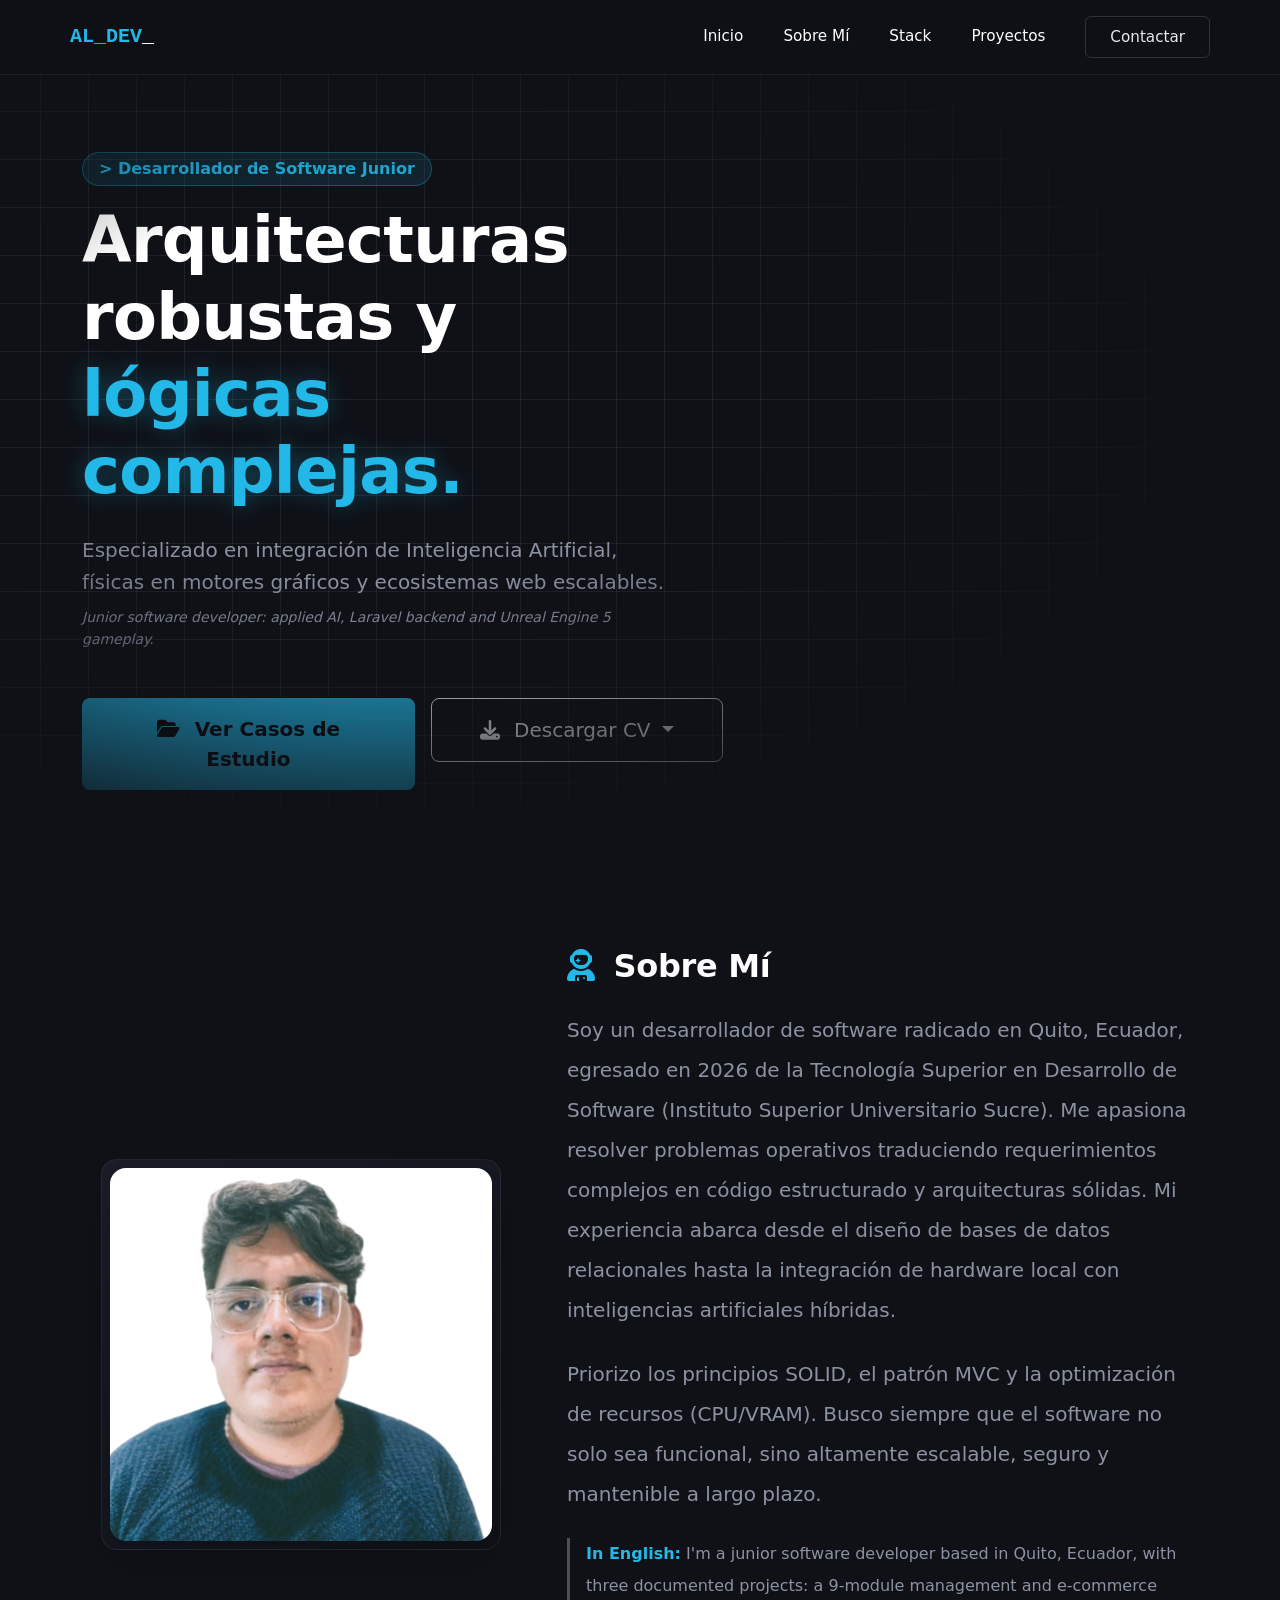
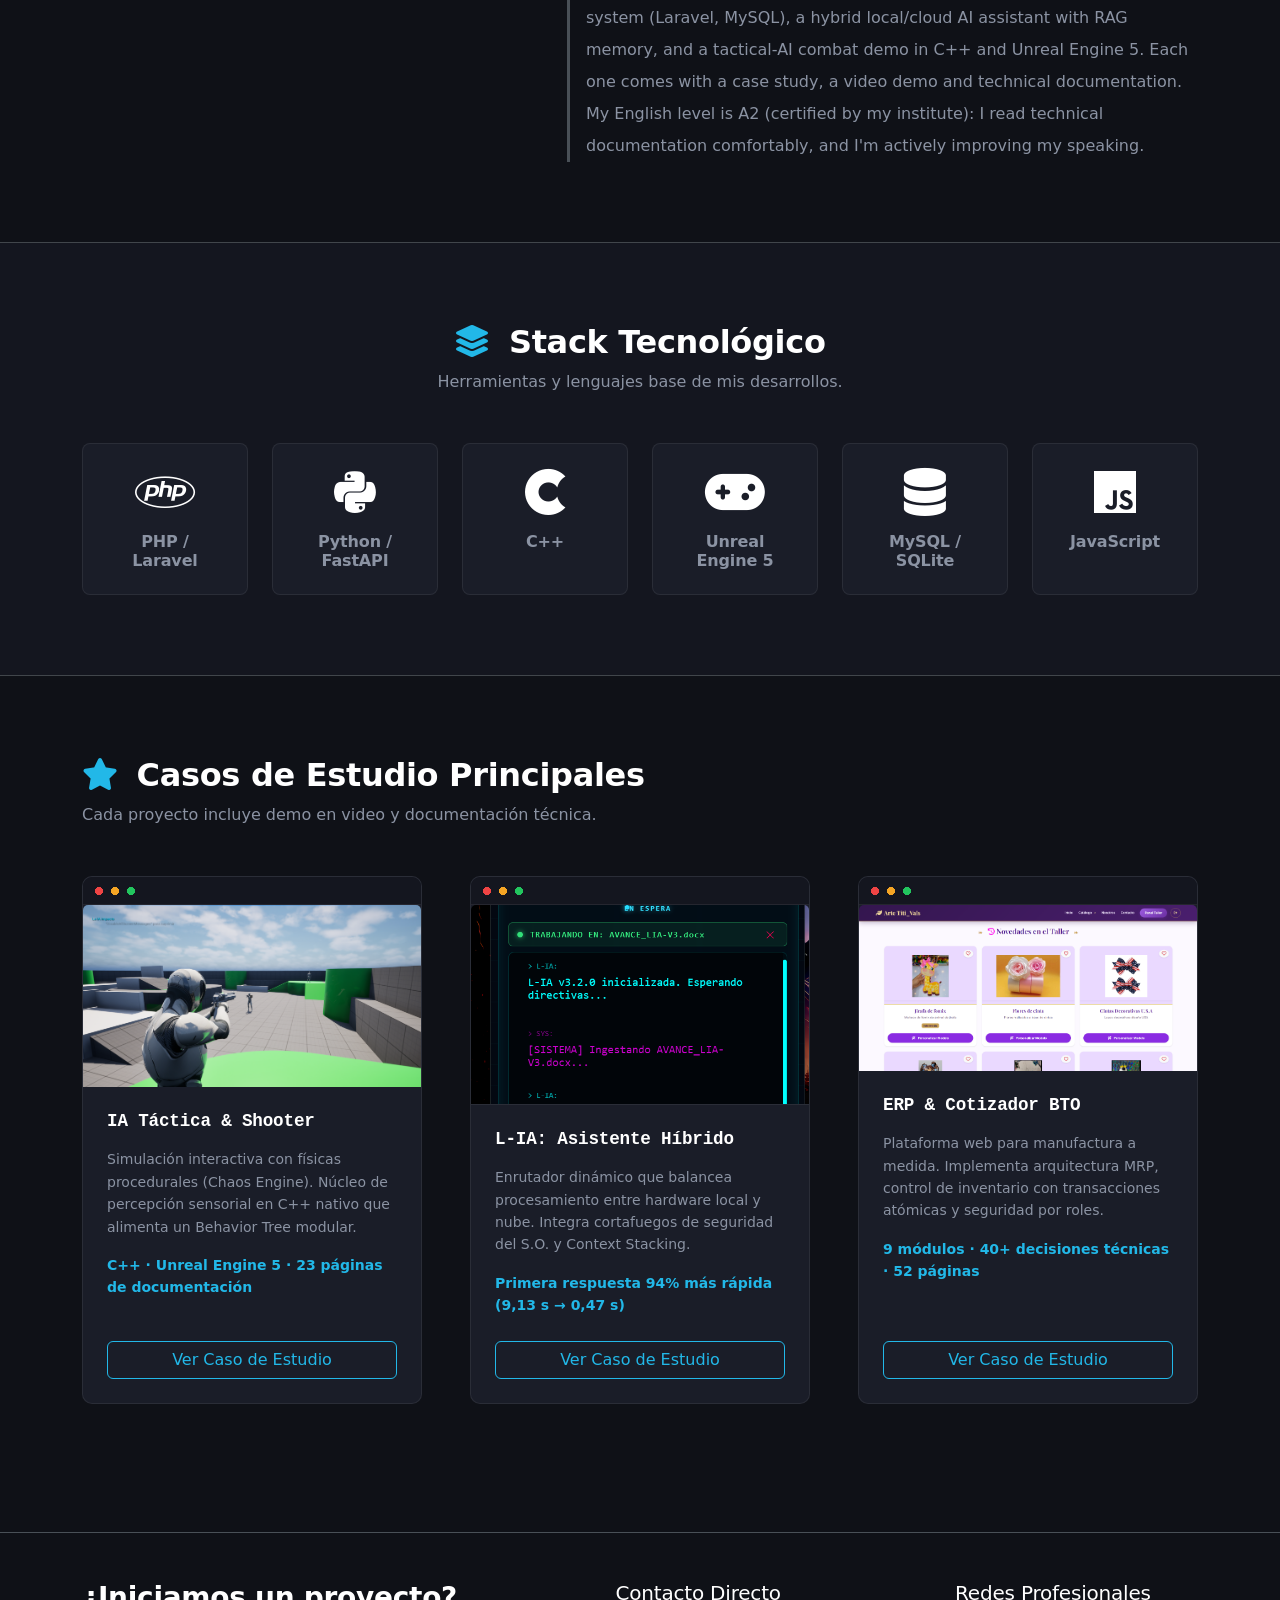
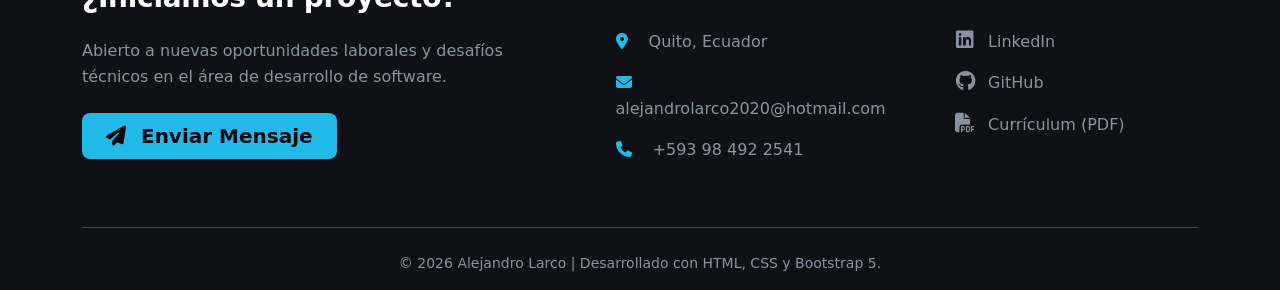
<file: index.html>
<!DOCTYPE html>
<html lang="es" data-bs-theme="dark">
<head>
    <meta charset="UTF-8">
    <meta name="viewport" content="width=device-width, initial-scale=1.0">
    <title>Alejandro Larco | Desarrollador de Software Junior</title>
    <meta name="description" content="Portafolio de Alejandro Larco, desarrollador de software junior en Quito, Ecuador: IA aplicada (RAG), backend con Laravel y gameplay en Unreal Engine 5. Casos de estudio, demos en video y documentación técnica.">
    <!-- Bootstrap 5 -->
    <link href="https://cdn.jsdelivr.net/npm/bootstrap@5.3.2/dist/css/bootstrap.min.css" rel="stylesheet">
    <!-- FontAwesome 6 -->
    <link rel="stylesheet" href="https://cdnjs.cloudflare.com/ajax/libs/font-awesome/6.4.2/css/all.min.css">
    <link rel="stylesheet" href="css/estilos.css">
</head>
<body>

    <!-- Navbar Estilo Tech Limpio -->
    <header class="sticky-top nav-tech shadow-sm">
        <nav class="container navbar navbar-expand-lg py-3">
            <a class="navbar-brand fw-bold text-cyan font-monospace" href="#">AL_DEV<span class="text-white">_</span></a>
            <button class="navbar-toggler border-0" type="button" data-bs-toggle="collapse" data-bs-target="#navbarNav" aria-label="Abrir menú">
                <i class="fa-solid fa-bars text-white fs-3"></i>
            </button>
            <div class="collapse navbar-collapse" id="navbarNav">
                <ul class="navbar-nav ms-auto gap-4 fw-medium text-uppercase small">
                    <li class="nav-item"><a class="nav-link text-white nav-hover" href="#inicio">Inicio</a></li>
                    <li class="nav-item"><a class="nav-link text-white nav-hover" href="#sobre-mi">Sobre Mí</a></li>
                    <li class="nav-item"><a class="nav-link text-white nav-hover" href="#stack">Stack</a></li>
                    <li class="nav-item"><a class="nav-link text-white nav-hover" href="#proyectos">Proyectos</a></li>
                    <li class="nav-item"><a class="nav-link btn-tech px-4 ms-lg-2" href="#contacto">Contactar</a></li>
                </ul>
            </div>
        </nav>
    </header>

    <!-- Hero Section -->
    <section id="inicio" class="hero-section d-flex align-items-center">
        <div class="container z-1">
            <div class="row align-items-center">
                <div class="col-lg-7 text-center text-lg-start">
                    <span class="badge bg-cyan-subtle text-cyan px-3 py-2 mb-3 fs-6 rounded-pill border border-cyan">&gt; Desarrollador de Software Junior</span>
                    <h1 class="display-3 fw-bolder text-white mb-4">Arquitecturas robustas y <span class="text-cyan text-glow">lógicas complejas.</span></h1>
                    <p class="lead text-muted mb-2 pe-lg-5">
                        Especializado en integración de Inteligencia Artificial, físicas en motores gráficos y ecosistemas web escalables.
                    </p>
                    <p class="small text-muted mb-5 pe-lg-5 fst-italic">
                        Junior software developer: applied AI, Laravel backend and Unreal Engine 5 gameplay.
                    </p>
                    <div class="d-flex flex-column flex-sm-row justify-content-center justify-content-lg-start gap-3">
                        <a href="#proyectos" class="btn btn-cyan btn-lg px-5 py-3 hover-scale fw-bold"><i class="fa-solid fa-folder-open me-2"></i> Ver Casos de Estudio</a>

                        <!-- CV: versión general y una por área -->
                        <div class="dropdown">
                            <button class="btn btn-outline-light btn-lg px-5 py-3 hover-scale dropdown-toggle w-100" type="button" data-bs-toggle="dropdown" aria-expanded="false">
                                <i class="fa-solid fa-download me-2"></i> Descargar CV
                            </button>
                            <ul class="dropdown-menu dropdown-menu-dark">
                                <li><a class="dropdown-item" href="documentos/CV_Alejandro_Larco.pdf" target="_blank" rel="noopener"><strong>General</strong><br><small class="text-muted">Desarrollador de Software Junior</small></a></li>
                                <li><hr class="dropdown-divider"></li>
                                <li><a class="dropdown-item" href="documentos/CV_Alejandro_Larco_IA.pdf" target="_blank" rel="noopener"><strong>IA Aplicada</strong><br><small class="text-muted">Python · RAG · LLMs locales</small></a></li>
                                <li><a class="dropdown-item" href="documentos/CV_Alejandro_Larco_Backend.pdf" target="_blank" rel="noopener"><strong>Backend</strong><br><small class="text-muted">PHP · Laravel · MySQL</small></a></li>
                                <li><a class="dropdown-item" href="documentos/CV_Alejandro_Larco_UE5.pdf" target="_blank" rel="noopener"><strong>Gameplay / UE5</strong><br><small class="text-muted">C++ · Unreal Engine 5 · IA táctica</small></a></li>
                            </ul>
                        </div>
                    </div>
                </div>
            </div>
        </div>
    </section>

    <!-- Sobre Mí -->
    <section id="sobre-mi" class="container py-6">
        <div class="row align-items-center g-5">
            <div class="col-lg-5 text-center">
                <div class="image-wrapper p-2 rounded-4 mx-auto" style="max-width: 400px;">
                    <img src="imagenes/persona.png" alt="Alejandro Larco" class="img-fluid rounded-4 shadow-lg profile-img">
                </div>
            </div>
            <div class="col-lg-7">
                <h2 class="fw-bold text-white mb-4"><i class="fa-solid fa-user-astronaut text-cyan me-2"></i> Sobre Mí</h2>
                <p class="fs-5 text-muted lh-lg mb-4">
                    Soy un desarrollador de software radicado en Quito, Ecuador, egresado en 2026 de la Tecnología Superior en Desarrollo de Software (Instituto Superior Universitario Sucre). Me apasiona resolver problemas operativos traduciendo requerimientos complejos en código estructurado y arquitecturas sólidas. Mi experiencia abarca desde el diseño de bases de datos relacionales hasta la integración de hardware local con inteligencias artificiales híbridas.
                </p>
                <p class="fs-5 text-muted lh-lg mb-4">
                    Priorizo los principios SOLID, el patrón MVC y la optimización de recursos (CPU/VRAM). Busco siempre que el software no solo sea funcional, sino altamente escalable, seguro y mantenible a largo plazo.
                </p>
                <div class="border-start border-cyan border-3 ps-3">
                    <p class="text-muted lh-lg mb-0" lang="en">
                        <span class="text-cyan fw-semibold">In English:</span> I'm a junior software developer based in Quito, Ecuador, with three documented projects: a 9-module management and e-commerce system (Laravel, MySQL), a hybrid local/cloud AI assistant with RAG memory, and a tactical-AI combat demo in C++ and Unreal Engine 5. Each one comes with a case study, a video demo and technical documentation. My English level is A2 (certified by my institute): I read technical documentation comfortably, and I'm actively improving my speaking.
                    </p>
                </div>
            </div>
        </div>
    </section>

    <!-- Stack Tecnológico -->
    <section id="stack" class="bg-section py-6 border-top border-bottom border-secondary-subtle">
        <div class="container">
            <div class="text-center mb-5">
                <h2 class="fw-bold text-white"><i class="fa-solid fa-layer-group text-cyan me-2"></i> Stack Tecnológico</h2>
                <p class="text-muted">Herramientas y lenguajes base de mis desarrollos.</p>
            </div>

            <div class="row g-4 justify-content-center">
                <div class="col-6 col-md-3 col-lg-2">
                    <div class="tech-card text-center p-4 rounded-3 h-100 hover-scale">
                        <i class="fa-brands fa-php fa-3x text-white mb-3"></i>
                        <h6 class="fw-bold text-muted m-0">PHP / Laravel</h6>
                    </div>
                </div>
                <div class="col-6 col-md-3 col-lg-2">
                    <div class="tech-card text-center p-4 rounded-3 h-100 hover-scale">
                        <i class="fa-brands fa-python fa-3x text-white mb-3"></i>
                        <h6 class="fw-bold text-muted m-0">Python / FastAPI</h6>
                    </div>
                </div>
                <div class="col-6 col-md-3 col-lg-2">
                    <div class="tech-card text-center p-4 rounded-3 h-100 hover-scale">
                        <i class="fa-brands fa-cuttlefish fa-3x text-white mb-3"></i>
                        <h6 class="fw-bold text-muted m-0">C++</h6>
                    </div>
                </div>
                <div class="col-6 col-md-3 col-lg-2">
                    <div class="tech-card text-center p-4 rounded-3 h-100 hover-scale">
                        <i class="fa-solid fa-gamepad fa-3x text-white mb-3"></i>
                        <h6 class="fw-bold text-muted m-0">Unreal Engine 5</h6>
                    </div>
                </div>
                <div class="col-6 col-md-3 col-lg-2">
                    <div class="tech-card text-center p-4 rounded-3 h-100 hover-scale">
                        <i class="fa-solid fa-database fa-3x text-white mb-3"></i>
                        <h6 class="fw-bold text-muted m-0">MySQL / SQLite</h6>
                    </div>
                </div>
                <div class="col-6 col-md-3 col-lg-2">
                    <div class="tech-card text-center p-4 rounded-3 h-100 hover-scale">
                        <i class="fa-brands fa-js fa-3x text-white mb-3"></i>
                        <h6 class="fw-bold text-muted m-0">JavaScript</h6>
                    </div>
                </div>
            </div>
        </div>
    </section>

    <!-- Proyectos Principales -->
    <section id="proyectos" class="container py-6">
        <div class="d-flex flex-column flex-md-row justify-content-between align-items-md-end mb-5">
            <div>
                <h2 class="fw-bold text-white mb-2"><i class="fa-solid fa-star text-cyan me-2"></i> Casos de Estudio Principales</h2>
                <p class="text-muted m-0">Cada proyecto incluye demo en video y documentación técnica.</p>
            </div>
        </div>

        <div class="row g-5">
            <!-- Unreal Engine -->
            <div class="col-lg-4 col-md-6">
                <div class="card project-card h-100 overflow-hidden">
                    <img src="imagenes/UnrealEngine.png" class="card-img-top" alt="Demo UE5">
                    <div class="card-body p-4 d-flex flex-column">
                        <h4 class="fw-bold text-white mb-3">IA Táctica & Shooter</h4>
                        <p class="text-muted small mb-3">Simulación interactiva con físicas procedurales (Chaos Engine). Núcleo de percepción sensorial en C++ nativo que alimenta un Behavior Tree modular.</p>
                        <p class="small text-cyan fw-semibold mb-4">C++ · Unreal Engine 5 · 23 páginas de documentación</p>
                        <div class="mt-auto d-flex gap-2">
                            <a href="proyecto-ue5.html" class="btn btn-outline-cyan w-100">Ver Caso de Estudio</a>
                        </div>
                    </div>
                </div>
            </div>

            <!-- L-IA -->
            <div class="col-lg-4 col-md-6">
                <div class="card project-card h-100 overflow-hidden d-flex flex-column">
                    <img src="imagenes/L-IA.png" class="card-img-top project-img" alt="L-IA Asistente">
                    <div class="card-body p-4 d-flex flex-column flex-grow-1">
                        <h4 class="fw-bold text-white mb-3">L-IA: Asistente Híbrido</h4>
                        <p class="text-muted small mb-3">Enrutador dinámico que balancea procesamiento entre hardware local y nube. Integra cortafuegos de seguridad del S.O. y Context Stacking.</p>
                        <p class="small text-cyan fw-semibold mb-4">Primera respuesta 94% más rápida (9,13 s → 0,47 s)</p>
                        <div class="mt-auto d-flex gap-2">
                            <a href="proyecto-LIA.html" class="btn btn-outline-cyan w-100">Ver Caso de Estudio</a>
                        </div>
                    </div>
                </div>
            </div>

            <!-- Kardex ERP -->
            <div class="col-lg-4 col-md-6">
                <div class="card project-card h-100 overflow-hidden">
                    <img src="imagenes/Catalogo.png" class="card-img-top" alt="Sistema ERP">
                    <div class="card-body p-4 d-flex flex-column">
                        <h4 class="fw-bold text-white mb-3">ERP & Cotizador BTO</h4>
                        <p class="text-muted small mb-3">Plataforma web para manufactura a medida. Implementa arquitectura MRP, control de inventario con transacciones atómicas y seguridad por roles.</p>
                        <p class="small text-cyan fw-semibold mb-4">9 módulos · 40+ decisiones técnicas · 52 páginas</p>
                        <div class="mt-auto d-flex gap-2">
                            <a href="proyecto-bastones.html" class="btn btn-outline-cyan w-100">Ver Caso de Estudio</a>
                        </div>
                    </div>
                </div>
            </div>
        </div>
    </section>

    <!-- Footer / Contacto -->
    <footer id="contacto" class="footer-tech pt-5 pb-3 border-top border-cyan border-opacity-25 mt-5">
        <div class="container">
            <div class="row g-5 mb-5 justify-content-between">
                <div class="col-lg-5">
                    <h3 class="fw-bold text-white mb-4">¿Iniciamos un proyecto?</h3>
                    <p class="text-muted mb-4">Abierto a nuevas oportunidades laborales y desafíos técnicos en el área de desarrollo de software.</p>
                    <a href="mailto:alejandrolarco2020@hotmail.com" class="btn btn-cyan btn-lg px-4"><i class="fa-solid fa-paper-plane me-2"></i> Enviar Mensaje</a>
                </div>

                <div class="col-lg-3 col-md-6">
                    <h5 class="text-white mb-4">Contacto Directo</h5>
                    <ul class="list-unstyled text-muted">
                        <li class="mb-3"><i class="fa-solid fa-location-dot me-3 text-cyan"></i> Quito, Ecuador</li>
                        <li class="mb-3"><i class="fa-solid fa-envelope me-3 text-cyan"></i> alejandrolarco2020@hotmail.com</li>
                        <li class="mb-3"><i class="fa-solid fa-phone me-3 text-cyan"></i> +593 98 492 2541</li>
                    </ul>
                </div>

                <div class="col-lg-3 col-md-6">
                    <h5 class="text-white mb-4">Redes Profesionales</h5>
                    <div class="d-flex flex-column gap-3">
                        <a href="https://www.linkedin.com/in/alejandro-larco-03297b42a/" target="_blank" rel="noopener" class="text-muted text-decoration-none hover-text-cyan transition-all"><i class="fa-brands fa-linkedin fs-5 me-2 w-20px text-center"></i> LinkedIn</a>
                        <a href="https://github.com/Alej673" target="_blank" rel="noopener" class="text-muted text-decoration-none hover-text-cyan transition-all"><i class="fa-brands fa-github fs-5 me-2 w-20px text-center"></i> GitHub</a>
                        <a href="documentos/CV_Alejandro_Larco.pdf" target="_blank" rel="noopener" class="text-muted text-decoration-none hover-text-cyan transition-all"><i class="fa-solid fa-file-pdf fs-5 me-2 w-20px text-center"></i> Currículum (PDF)</a>
                    </div>
                </div>
            </div>

            <div class="text-center border-top border-secondary-subtle pt-4">
                <p class="text-muted small mb-0">© 2026 Alejandro Larco | Desarrollado con HTML, CSS y Bootstrap 5.</p>
            </div>
        </div>
    </footer>

    <!-- Bootstrap JS -->
    <script src="https://cdn.jsdelivr.net/npm/bootstrap@5.3.2/dist/js/bootstrap.bundle.min.js"></script>
</body>
</html>
</file>
<file: css/estilos.css>
/* ============================================================
   AL_DEV — Paleta y tokens
   Base oscura cálida + acento cian (marca) + acento ámbar (señal)
   ============================================================ */
:root {
    --bg-main: #0f1117;
    --bg-section: #14161f;
    --bg-card: #1a1d28;
    --line: rgba(255, 255, 255, 0.07);
    --line-strong: rgba(255, 255, 255, 0.14);

    --text-main: #e6e9ef;
    --text-muted: #8b93a3;

    --tech-cyan: #22b8e8;
    --tech-cyan-soft: rgba(34, 184, 232, 0.12);
    --tech-cyan-hover: #4fcbf5;

    --signal-amber: #f5a524;

    --font-display: 'Space Grotesk', 'Segoe UI', system-ui, sans-serif;
    --font-body: 'Inter', 'Segoe UI', system-ui, sans-serif;
    --font-mono: 'JetBrains Mono', 'Courier New', monospace;
}

@import url('https://fonts.googleapis.com/css2?family=Space+Grotesk:wght@500;600;700&family=Inter:wght@400;500;600&family=JetBrains+Mono:wght@400;500&display=swap');

* { box-sizing: border-box; }

body {
    background-color: var(--bg-main);
    color: var(--text-main);
    font-family: var(--font-body);
    scroll-behavior: smooth;
    line-height: 1.6;
}

@media (prefers-reduced-motion: reduce) {
    * { animation: none !important; transition: none !important; scroll-behavior: auto !important; }
}

::selection { background: var(--tech-cyan); color: #0a0a0f; }

:focus-visible {
    outline: 2px solid var(--tech-cyan);
    outline-offset: 2px;
}

h1, h2, h3, h4, h5, h6 {
    font-family: var(--font-display);
    letter-spacing: -0.01em;
}

/* ============================================================
   Utilidades base
   ============================================================ */
.py-6 { padding-top: 5rem; padding-bottom: 5rem; }
@media (max-width: 768px) {
    .py-6 { padding-top: 3rem; padding-bottom: 3rem; }
}
.bg-section { background-color: var(--bg-section); }
.text-cyan { color: var(--tech-cyan) !important; }
.bg-cyan-subtle { background-color: var(--tech-cyan-soft) !important; border-color: rgba(34, 184, 232, 0.35) !important; }
.text-muted { color: var(--text-muted) !important; }

.font-monospace { font-family: var(--font-mono) !important; }

/* ============================================================
   Navegación
   ============================================================ */
.nav-tech {
    background: rgba(15, 17, 23, 0.92);
    backdrop-filter: blur(10px);
    border-bottom: 1px solid var(--line);
}

/* La marca conserva mayúsculas (es un logotipo), los links de menú no */
.navbar-nav .nav-link {
    text-transform: none;
    font-size: 0.95rem;
    letter-spacing: 0;
}

.nav-hover {
    position: relative;
    transition: color 0.25s ease;
}
.nav-hover::after {
    content: '';
    position: absolute;
    width: 0;
    height: 1.5px;
    bottom: -2px;
    left: 0;
    background-color: var(--tech-cyan);
    transition: width 0.25s ease;
}
.nav-hover:hover { color: var(--tech-cyan) !important; }
.nav-hover:hover::after { width: 100%; }

/* ============================================================
   Botones
   ============================================================ */
.btn-cyan {
    background-color: var(--tech-cyan);
    color: #0a0a0f;
    font-weight: 600;
    border: none;
    transition: all 0.25s ease;
}
.btn-cyan:hover {
    background-color: var(--tech-cyan-hover);
    color: #0a0a0f;
    box-shadow: 0 6px 20px rgba(34, 184, 232, 0.3);
}

.btn-outline-cyan {
    border: 1px solid var(--tech-cyan);
    color: var(--tech-cyan);
    transition: all 0.25s ease;
}
.btn-outline-cyan:hover {
    background-color: var(--tech-cyan-soft);
    color: var(--tech-cyan-hover);
    border-color: var(--tech-cyan-hover);
}

.btn-tech {
    border: 1px solid var(--line-strong);
    color: var(--text-main);
    border-radius: 6px;
    transition: 0.25s;
}
.btn-tech:hover {
    border-color: var(--tech-cyan);
    color: var(--tech-cyan);
    background: var(--tech-cyan-soft);
}

/* ============================================================
   Hero — textura tipo circuito en vez de fondo plano
   ============================================================ */
.hero-section {
    position: relative;
    min-height: 88vh;
    background-image:
        linear-gradient(var(--line) 1px, transparent 1px),
        linear-gradient(90deg, var(--line) 1px, transparent 1px);
    background-size: 48px 48px;
    background-position: center;
    -webkit-mask-image: radial-gradient(ellipse 70% 60% at 30% 40%, black 40%, transparent 100%);
    mask-image: radial-gradient(ellipse 70% 60% at 30% 40%, black 40%, transparent 100%);
}
.hero-section .container { position: relative; }

.text-glow {
    text-shadow: 0 0 24px rgba(34, 184, 232, 0.35);
}

/* punto de estado — "disponible para proyectos" */
.status-dot {
    display: inline-block;
    width: 8px;
    height: 8px;
    border-radius: 50%;
    background: var(--signal-amber);
    box-shadow: 0 0 0 0 rgba(245, 165, 36, 0.6);
    animation: pulse-amber 2.4s ease-out infinite;
    margin-right: 0.5rem;
}
@keyframes pulse-amber {
    0%   { box-shadow: 0 0 0 0 rgba(245, 165, 36, 0.5); }
    70%  { box-shadow: 0 0 0 8px rgba(245, 165, 36, 0); }
    100% { box-shadow: 0 0 0 0 rgba(245, 165, 36, 0); }
}

/* ============================================================
   Efectos visuales compartidos
   ============================================================ */
.hover-scale { transition: transform 0.25s ease, box-shadow 0.25s ease; }
.hover-scale:hover { transform: translateY(-3px); }

.hover-text-cyan:hover { color: var(--tech-cyan) !important; }
.transition-all { transition: all 0.25s ease; }

/* ============================================================
   Imagen de perfil
   ============================================================ */
.image-wrapper {
    background: linear-gradient(150deg, var(--bg-card), var(--bg-main));
    border: 1px solid var(--line);
}
.profile-img {
    filter: grayscale(35%) contrast(1.05);
    transition: filter 0.4s ease;
}
.profile-img:hover { filter: grayscale(0%); }

/* ============================================================
   Tarjetas de tecnología (stack)
   ============================================================ */
.tech-card {
    background-color: var(--bg-card);
    border: 1px solid var(--line);
    transition: border-color 0.25s ease, transform 0.25s ease;
}
.tech-card:hover {
    border-color: rgba(34, 184, 232, 0.4);
    transform: translateY(-2px);
}

/* ============================================================
   Tarjetas de proyectos — motivo "ventana de terminal"
   ============================================================ */
.project-card {
    background-color: var(--bg-card);
    border: 1px solid var(--line);
    border-radius: 10px;
    overflow: hidden;
    transition: border-color 0.3s ease, transform 0.3s ease, box-shadow 0.3s ease;
    display: flex;          /* Asegura que el contenido fluya bien */
    flex-direction: column; /* Asegura que el contenido fluya bien */
}

/* Barra superior estilo terminal */
.project-card::before {
    content: '';
    display: block;
    height: 28px;
    flex-shrink: 0; /* Evita que la barra se encoja */
    background: var(--bg-section);
    border-bottom: 1px solid var(--line);
    background-image: radial-gradient(circle 4px at 16px 14px, #ef4444 0 4px, transparent 4px),
                       radial-gradient(circle 4px at 32px 14px, var(--signal-amber) 0 4px, transparent 4px),
                       radial-gradient(circle 4px at 48px 14px, #22c55e 0 4px, transparent 4px);
    /* Aseguramos que la barra esté por encima de la imagen si hay superposición */
    position: relative; 
    z-index: 2;
}

/* Estilo específico para la imagen dentro de la tarjeta */
.project-card .project-img {
    width: 100%;
    height: 200px; /* Altura fija para que todas las tarjetas se vean uniformes */
    object-fit: cover; /* Recorta la imagen para que llene el espacio sin deformarse */
    border-bottom: 1px solid var(--line);
    flex-shrink: 0; /* Evita que la imagen se encoja */
    display: block; /* Elimina espacios fantasma debajo de la imagen */
}

.project-card:hover {
    border-color: var(--tech-cyan);
    transform: translateY(-6px);
    box-shadow: 0 16px 32px rgba(0, 0, 0, 0.35);
}

.project-card h4 {
    font-family: var(--font-mono);
    font-size: 1.1rem;
}

/* Proyecto horizontal (ej. Java) */
.project-card-horizontal {
    background-color: var(--bg-card);
    border: 1px solid var(--line);
    border-left: 3px solid transparent;
    transition: all 0.3s ease;
}
.project-card-horizontal:hover {
    border-left-color: var(--tech-cyan);
    transform: translateX(8px);
}

/* ============================================================
   Footer
   ============================================================ */
.footer-tech {
    background-color: var(--bg-main);
    border-top: 1px solid var(--line);
}
.w-20px { width: 20px; }

/* Scrollbar sutil, coherente con el tema */
::-webkit-scrollbar { width: 10px; }
::-webkit-scrollbar-track { background: var(--bg-main); }
::-webkit-scrollbar-thumb { background: var(--bg-card); border-radius: 6px; border: 2px solid var(--bg-main); }
::-webkit-scrollbar-thumb:hover { background: var(--line-strong); }
</file>
